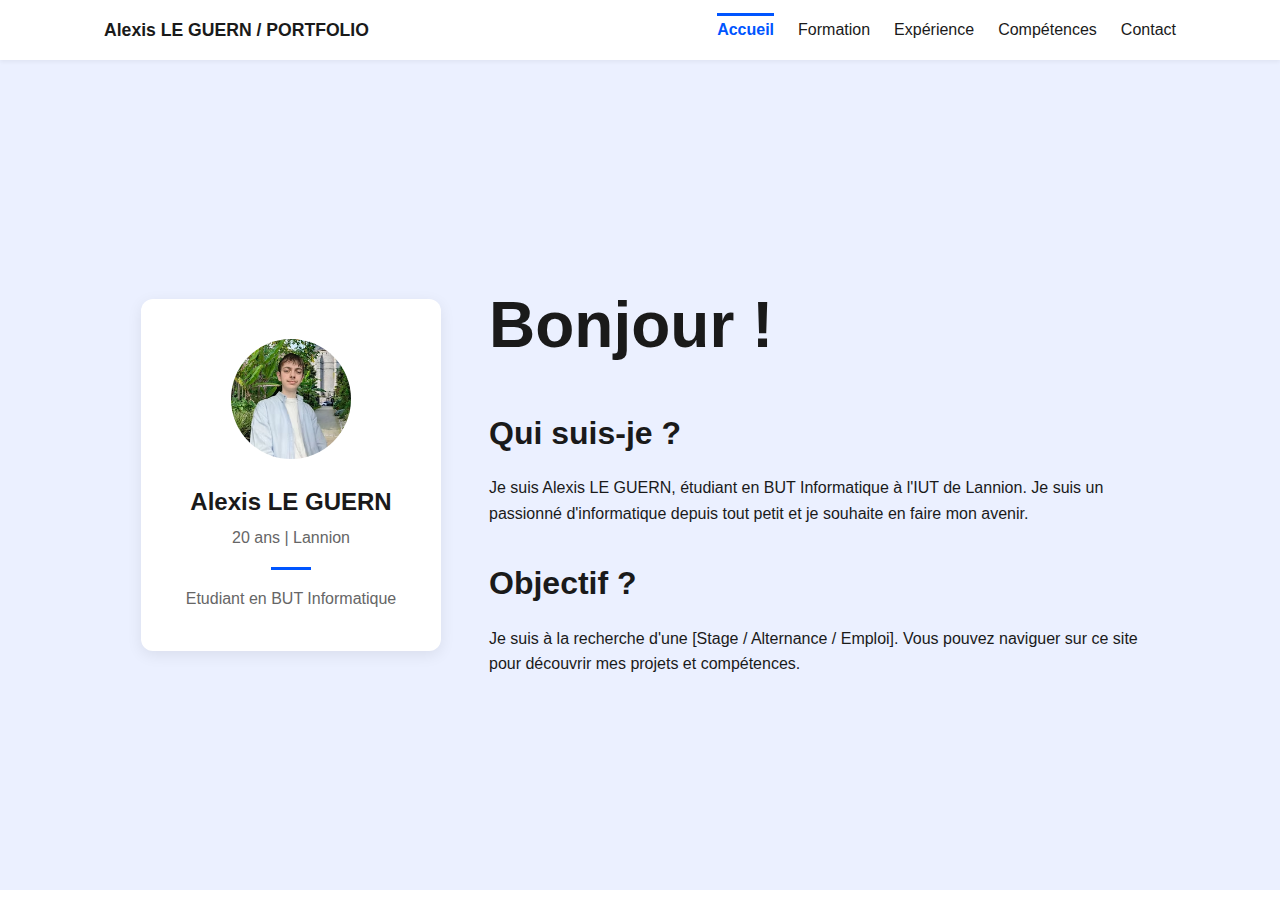
<file: index.html>
<!DOCTYPE html>
<html lang="fr">
<head>
    <meta charset="UTF-8">
    <meta name="viewport" content="width=device-width, initial-scale=1.0">
    <title>[Votre Nom] / Accueil</title>
    <link rel="stylesheet" href="style.css">
</head>
<body>

    <header>
        <nav class="container">
            <div class="logo">
                <a href="index.html">Alexis LE GUERN / PORTFOLIO</a>
            </div>
            <ul class="nav-links">
                <li><a href="index.html" class="active">Accueil</a></li>
                <li><a href="formation.html">Formation</a></li>
                <li><a href="experience.html">Expérience</a></li>
                <li><a href="#">Compétences</a></li>
                <li><a href="#">Contact</a></li>
            </ul>
        </nav>
    </header>

    <main class="hero-section">
        <div class="hero-container container">

            <aside class="profile-card">
                <img src="./images/photo-alexis.png" alt="Photo de profil" class="profile-pic">
                <h2>Alexis LE GUERN</h2>
                <p class="age">20 ans | Lannion</p>
                <hr class="accent-line">
                <p class="subtitle">Etudiant en BUT Informatique</p>
            </aside>

            <section class="intro-content">
                <h1>Bonjour !</h1>
                
                <h2>Qui suis-je ?</h2>
                <p>
                    Je suis Alexis LE GUERN, étudiant en BUT Informatique à l'IUT de Lannion. 
                    Je suis un passionné d'informatique depuis tout petit et je souhaite en faire mon avenir.
                </p>

                <h2>Objectif ?</h2>
                <p>
                    Je suis à la recherche d'une [Stage / Alternance / Emploi]. 
                    Vous pouvez naviguer sur ce site pour découvrir mes projets et 
                    compétences.
                </p>
            </section>

        </div>
    </main>

</body>
</html>
</file>
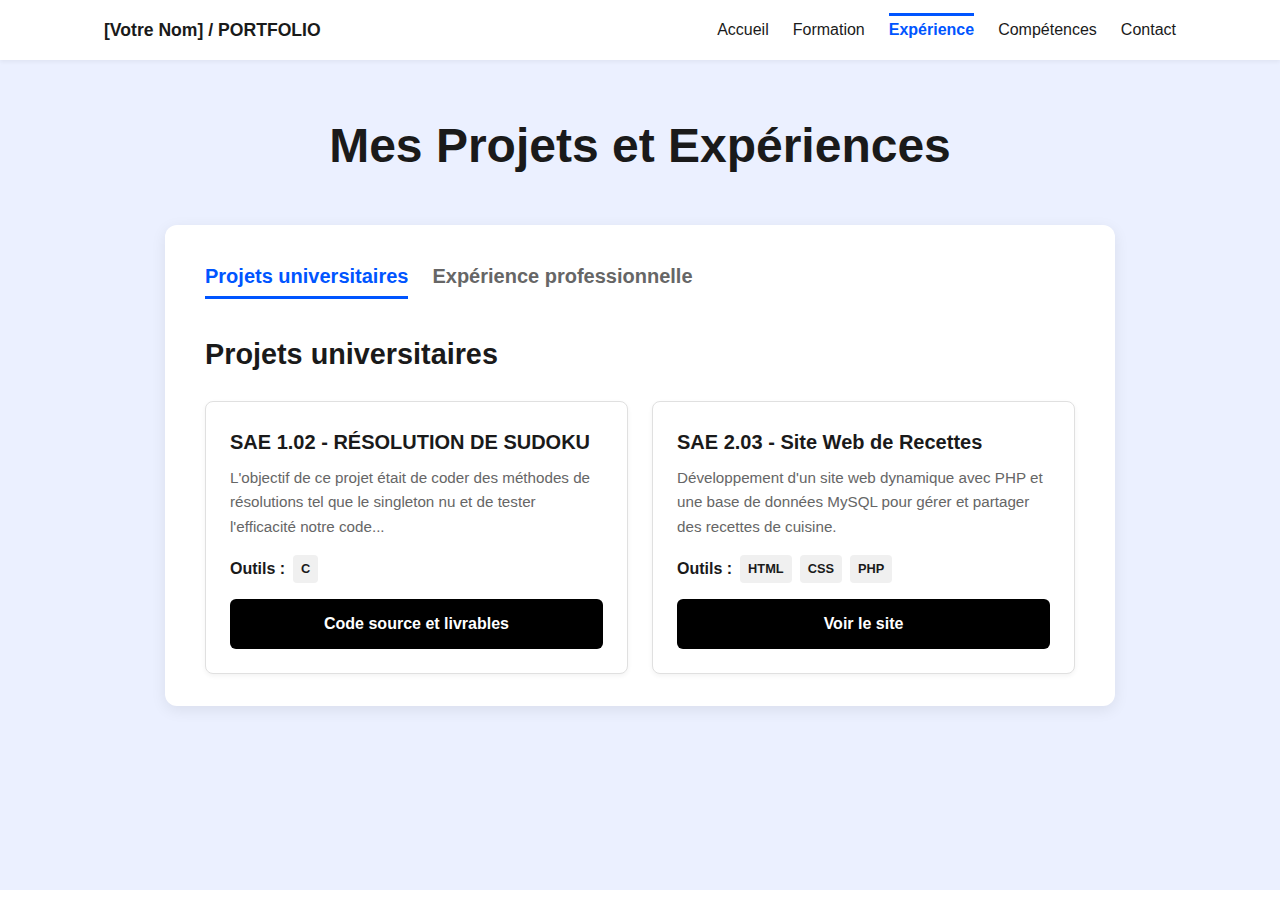
<file: experience.html>
<!DOCTYPE html>
<html lang="fr">
  <head>
    <meta charset="UTF-8" />
    <meta name="viewport" content="width=device-width, initial-scale=1.0" />
    <title>[Votre Nom] / Expérience</title>
    <link rel="stylesheet" href="style.css" />
  </head>
  <body>
    <header>
      <nav class="container">
        <div class="logo">
          <a href="index.html">[Votre Nom] / PORTFOLIO</a>
        </div>
        <ul class="nav-links">
          <li><a href="index.html">Accueil</a></li>
          <li><a href="formation.html">Formation</a></li>
          <li><a href="experience.html" class="active">Expérience</a></li>
          <li><a href="#">Compétences</a></li>
          <li><a href="#">Contact</a></li>
        </ul>
      </nav>
    </header>

    <main class="content-section-blue">
      <div class="container">
        <h1 class="page-title">Mes Projets et Expériences</h1>

        <div class="card-full">
          <div class="tabs">
            <button class="tab-link active" data-tab="projets">
              Projets universitaires
            </button>
            <button class="tab-link" data-tab="pro">
              Expérience professionnelle
            </button>
          </div>

          <div id="projets" class="tab-content active">
            <h2 class="tab-title">Projets universitaires</h2>

            <div class="project-grid">
              <div class="project-card">
                <h3>SAE 1.02 - RÉSOLUTION DE SUDOKU</h3>
                <p class="contexte">
                  L'objectif de ce projet était de coder des méthodes de
                  résolutions tel que le singleton nu et de tester l'efficacité
                  notre code...
                </p>
                <div class="details">
                  <div class="outils">
                    <strong>Outils :</strong>
                    <span class="tool-logo">C</span>
                  </div>
                </div>
                <a href="#" class="btn-source">Code source et livrables</a>
              </div>

              <div class="project-card">
                <h3>SAE 2.03 - Site Web de Recettes</h3>
                <p class="contexte">
                  Développement d'un site web dynamique avec PHP et une base de
                  données MySQL pour gérer et partager des recettes de cuisine.
                </p>
                <div class="details">
                  <div class="outils">
                    <strong>Outils :</strong>
                    <span class="tool-logo">HTML</span>
                    <span class="tool-logo">CSS</span>
                    <span class="tool-logo">PHP</span>
                  </div>
                </div>
                <a href="#" class="btn-source">Voir le site</a>
              </div>
            </div>
          </div>

          <div id="pro" class="tab-content">
            <h2 class="tab-title">Expérience professionnelle</h2>

            <div class="project-grid">
              <div class="project-card">
                <h3>Stage Développeur Web - Entreprise A</h3>
                <p class="contexte">
                  6 semaines de stage. Mission : Intégration de maquettes Figma
                  en HTML/CSS et optimisation du référencement (SEO) du site
                  vitrine.
                </p>
                <div class="details">
                  <div class="outils">
                    <strong>Compétences :</strong>
                    <span class="tool-logo">Figma</span>
                    <span class="tool-logo">SEO</span>
                    <span class="tool-logo">HTML</span>
                  </div>
                </div>
                <a href="#" class="btn-source">Voir le rapport</a>
              </div>
            </div>
          </div>
        </div>
      </div>
    </main>

    <script src="script.js"></script>
  </body>
</html>
</file>
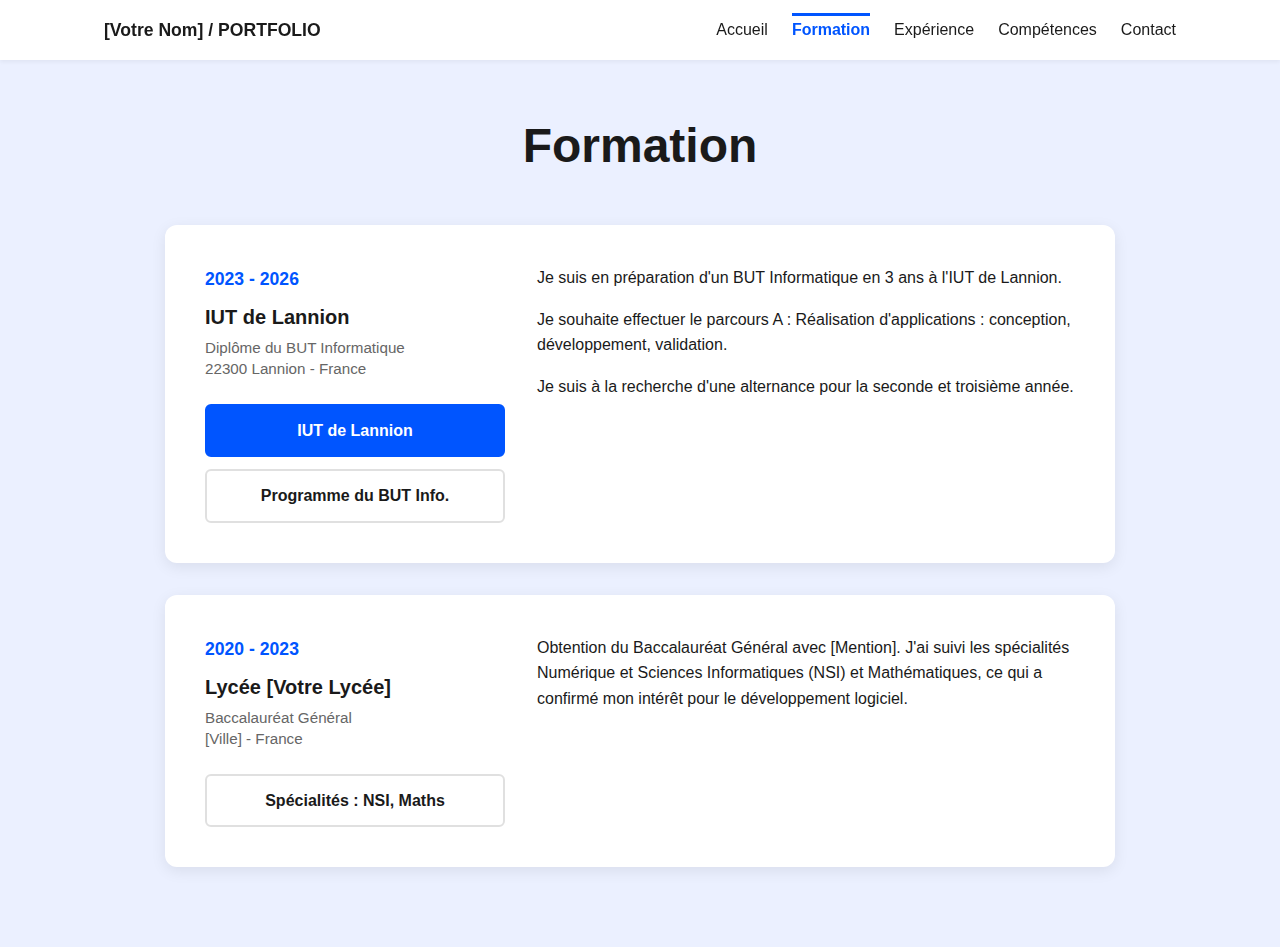
<file: formation.html>
<!DOCTYPE html>
<html lang="fr">
  <head>
    <meta charset="UTF-8" />
    <meta name="viewport" content="width=device-width, initial-scale=1.0" />
    <title>[Votre Nom] / Formation</title>
    <link rel="stylesheet" href="style.css" />
  </head>
  <body>
    <header>
      <nav class="container">
        <div class="logo">
          <a href="index.html">[Votre Nom] / PORTFOLIO</a>
        </div>
        <ul class="nav-links">
          <li><a href="index.html">Accueil</a></li>
          <li><a href="formation.html" class="active">Formation</a></li>
          <li><a href="experience.html">Expérience</a></li>
          <li><a href="#">Compétences</a></li>
          <li><a href="#">Contact</a></li>
        </ul>
      </nav>
    </header>

    <main class="content-section-blue">
      <div class="container">
        <h1 class="page-title">Formation</h1>

        <div class="card-split">
          <div class="card-left">
            <span class="date">2023 - 2026</span>
            <h3 class="school">IUT de Lannion</h3>
            <span class="diploma">Diplôme du BUT Informatique</span>
            <span class="address">22300 Lannion - France</span>
            <div class="card-buttons">
              <a href="#" class="btn btn-primary">IUT de Lannion</a>
              <a href="#" class="btn btn-secondary">Programme du BUT Info.</a>
            </div>
          </div>
          <div class="card-right">
            <p>
              Je suis en préparation d'un BUT Informatique en 3 ans à l'IUT de
              Lannion.
            </p>
            <p>
              Je souhaite effectuer le parcours A : Réalisation d'applications :
              conception, développement, validation.
            </p>
            <p>
              Je suis à la recherche d'une alternance pour la seconde et
              troisième année.
            </p>
          </div>
        </div>

        <div class="card-split">
          <div class="card-left">
            <span class="date">2020 - 2023</span>
            <h3 class="school">Lycée [Votre Lycée]</h3>
            <span class="diploma">Baccalauréat Général</span>
            <span class="address">[Ville] - France</span>
            <div class="card-buttons">
              <a href="#" class="btn btn-secondary">Spécialités : NSI, Maths</a>
            </div>
          </div>
          <div class="card-right">
            <p>
              Obtention du Baccalauréat Général avec [Mention]. J'ai suivi les
              spécialités Numérique et Sciences Informatiques (NSI) et
              Mathématiques, ce qui a confirmé mon intérêt pour le développement
              logiciel.
            </p>
          </div>
        </div>
      </div>
    </main>
  </body>
</html>
</file>
<file: style.css>
/* --- VARIABLES DE COULEUR --- */
:root {
    --primary-blue: #0055FF;   /* Bleu vif (Style 1ère image) */
    --bg-light-blue: #EBF0FF;  /* Fond page accueil & autres */
    --white: #FFFFFF;
    --dark-text: #1A1A1A;
    --light-text: #666666;
    --border-color: #E0E0E0;
    --bg-black-btn: #000000;
}

/* --- STYLES GLOBAUX --- */
* {
    box-sizing: border-box;
    margin: 0;
    padding: 0;
}

body {
    font-family: 'Arial', 'Inter', sans-serif;
    background-color: var(--white);
    color: var(--dark-text);
    line-height: 1.6;
}

.container {
    max-width: 1200px;
    margin: 0 auto;
    padding: 0 5%;
}

a {
    text-decoration: none;
    color: var(--primary-blue);
}

/* --- 1. HEADER / NAVIGATION (Toutes les pages) --- */
header {
    background-color: var(--white);
    box-shadow: 0 2px 4px rgba(0, 0, 0, 0.05);
    padding: 1rem 0;
    position: sticky;
    top: 0;
    z-index: 10;
}

header nav.container {
    display: flex;
    justify-content: space-between;
    align-items: center;
}

.logo a {
    text-decoration: none;
    color: var(--dark-text);
    font-weight: 700;
    font-size: 1.1rem;
}

.nav-links {
    list-style: none;
    display: flex;
    gap: 1.5rem;
}

.nav-links a {
    text-decoration: none;
    color: var(--dark-text);
    font-weight: 500;
    font-size: 1rem;
    padding-top: 0.5rem; /* Espace pour la ligne au-dessus */
    position: relative;
}

.nav-links a::before {
    /* La petite ligne au-dessus du texte */
    content: '';
    position: absolute;
    top: 0;
    left: 0;
    width: 100%;
    height: 3px;
    background-color: transparent; /* Invisible par défaut */
    transition: background-color 0.3s ease;
}

.nav-links a:hover {
    color: var(--primary-blue);
}

.nav-links a.active {
    color: var(--primary-blue);
    font-weight: 700;
}

.nav-links a.active::before {
    background-color: var(--primary-blue); /* Ligne bleue pour l'onglet actif */
}


/* --- 2. PAGE: INDEX.HTML (Accueil) --- */
.hero-section {
    background-color: var(--bg-light-blue);
    min-height: calc(100vh - 70px);
    display: flex;
    align-items: center;
    justify-content: center;
    padding: 4rem 0;
}

.hero-container {
    display: flex;
    align-items: center;
    justify-content: center;
    gap: 3rem;
}

.profile-card {
    background-color: var(--white);
    border-radius: 12px;
    box-shadow: 0 4px 15px rgba(0, 0, 0, 0.08);
    padding: 2.5rem 2rem;
    text-align: center;
    width: 300px;
    flex-shrink: 0;
}

.profile-pic {
    width: 120px;
    height: 120px;
    border-radius: 50%;
    object-fit: cover;
    margin-bottom: 1rem;
}

.profile-card h2 {
    font-size: 1.5rem;
    margin-bottom: 0.25rem;
}

.profile-card .age {
    font-size: 1rem;
    color: var(--light-text);
    margin-bottom: 1rem;
}

.accent-line {
    border: none;
    height: 3px;
    background-color: var(--primary-blue);
    width: 40px;
    margin: 0 auto 1rem auto;
}

.profile-card .subtitle {
    font-size: 1rem;
    color: var(--light-text);
}

.intro-content {
    flex: 1;
    max-width: 650px;
}

.intro-content h1 {
    font-size: 4rem;
    font-weight: 800;
    margin-bottom: 1.5rem;
}

.intro-content h2 {
    font-size: 2rem;
    font-weight: 700;
    margin-bottom: 1rem;
    margin-top: 2rem;
}

/* --- 3. PAGES: EXPERIENCE & FORMATION (Styles communs) --- */

/* Fond bleu clair pour les pages de contenu */
.content-section-blue {
    background-color: var(--bg-light-blue);
    min-height: calc(100vh - 70px);
    padding: 3rem 0;
}

/* Grand titre (ex: "Formation", "Mes Projets...") */
.page-title {
    font-size: 3rem;
    font-weight: 800;
    text-align: center;
    margin-bottom: 2.5rem;
    color: var(--dark-text);
}

/* --- 4. PAGE: FORMATION.HTML (Styles spécifiques) --- */

/* La carte blanche qui contient les 2 colonnes */
.card-split {
    background-color: var(--white);
    border-radius: 12px;
    box-shadow: 0 4px 15px rgba(0, 0, 0, 0.08);
    padding: 2.5rem;
    display: flex;
    gap: 2rem;
    max-width: 950px; /* Limite la largeur de la carte */
    margin: 0 auto 2rem auto; /* Centre la carte et espace les cartes */
}

/* Colonne de gauche (infos clés) */
.card-left {
    flex-basis: 300px; /* Largeur fixe pour la colonne de gauche */
    flex-shrink: 0;
}

.card-left .date {
    display: block;
    color: var(--primary-blue);
    font-size: 1.1rem;
    font-weight: 700;
    margin-bottom: 0.5rem;
}

.card-left .school {
    font-size: 1.25rem;
    font-weight: 700;
    color: var(--dark-text);
    margin-bottom: 0.25rem;
}

.card-left .diploma,
.card-left .address {
    display: block;
    font-size: 0.95rem;
    color: var(--light-text);
    line-height: 1.4;
}

.card-buttons {
    margin-top: 1.5rem;
    display: flex;
    flex-direction: column;
    gap: 0.75rem;
}

/* Colonne de droite (description) */
.card-right {
    flex-grow: 1; /* Prend le reste de la place */
}

.card-right p {
    font-size: 1rem;
    margin-bottom: 1rem;
}
.card-right p:last-child {
    margin-bottom: 0;
}

/* --- 5. PAGE: EXPERIENCE.HTML (Styles spécifiques) --- */

/* Nouvelle carte pour la page expérience */
.card-full {
    background-color: var(--white);
    border-radius: 12px;
    box-shadow: 0 4px 15px rgba(0, 0, 0, 0.08);
    padding: 2rem 2.5rem;
    max-width: 950px;
    margin: 0 auto 2rem auto; /* Centre la carte */
}

/* -- Système d'onglets -- */
.tabs {
    display: flex;
    gap: 1.5rem;
    margin-bottom: 2rem;
}

.tab-link {
    font-family: inherit;
    font-size: 1.25rem;
    font-weight: 600;
    color: var(--light-text);
    background: none;
    border: none;
    cursor: pointer;
    padding: 0.5rem 0;
    border-bottom: 3px solid transparent;
}

.tab-link:hover {
    color: var(--dark-text);
}

.tab-link.active {
    /* Harmonisation : on utilise le bleu principal du site */
    color: var(--primary-blue); 
    border-bottom-color: var(--primary-blue);
}

/* -- Contenu des onglets -- */
.tab-content {
    display: none; /* Caché par défaut */
}
.tab-content.active {
    display: block; /* Montré si actif */
}

.tab-content .tab-title { /* Titre H2 à l'intérieur d'un onglet */
    font-size: 1.8rem;
    margin-bottom: 1.5rem;
}

/* -- Grille de projets -- */
.project-grid {
    display: grid;
    grid-template-columns: repeat(auto-fit, minmax(300px, 1fr));
    gap: 1.5rem;
}

.project-card {
    background-color: var(--white);
    border: 1px solid var(--border-color);
    border-radius: 8px;
    padding: 1.5rem;
    box-shadow: 0 2px 5px rgba(0, 0, 0, 0.05);
    display: flex;
    flex-direction: column;
}

.project-card h3 {
    font-size: 1.25rem;
    margin-bottom: 0.5rem;
}

.project-card .contexte {
    font-size: 0.95rem;
    color: var(--light-text);
    flex-grow: 1; /* Pousse les éléments suivants en bas */
    margin-bottom: 1rem;
}

.project-card .details {
    margin-bottom: 1rem;
}

.project-card .outils {
    display: flex;
    align-items: center;
    gap: 0.5rem;
    flex-wrap: wrap;
}

.tool-logo {
    background-color: #f0f0f0;
    padding: 0.25rem 0.5rem;
    border-radius: 4px;
    font-size: 0.8rem;
    font-weight: 600;
}
.tool-logo.C { /* Exemple de style spécifique */
    background-color: #A8B9CC;
    color: #003366;
}

/* Bouton noir (Style Image 3) */
.btn-source {
    display: inline-block;
    background-color: var(--bg-black-btn);
    color: var(--white);
    padding: 0.75rem 1rem;
    border-radius: 6px;
    font-weight: 600;
    text-align: center;
    transition: opacity 0.3s ease;
}

.btn-source:hover {
    opacity: 0.8;
}


/* --- 6. STYLES DE BOUTONS (Communs) --- */

/* Style de base pour les boutons */
.btn {
    display: block;
    padding: 0.75rem 1rem;
    border-radius: 6px;
    text-align: center;
    font-weight: 600;
    transition: all 0.3s ease;
    border: 2px solid transparent;
}

/* Bouton bleu plein (Primaire) */
.btn-primary {
    background-color: var(--primary-blue);
    color: var(--white);
    border-color: var(--primary-blue);
}
.btn-primary:hover {
    background-color: #0044CC; /* Un bleu légèrement plus foncé */
    border-color: #0044CC;
}

/* Bouton blanc contour (Secondaire) */
.btn-secondary {
    background-color: var(--white);
    color: var(--dark-text);
    border-color: var(--border-color);
}
.btn-secondary:hover {
    background-color: #f8f8f8;
    border-color: #bbbbbb;
}


/* --- 7. RESPONSIVE (Adaptation Mobile) --- */
@media (max-width: 900px) {
    /* Page Accueil */
    .hero-container {
        flex-direction: column; /* Empile la carte et le texte */
    }
}

@media (max-width: 768px) {
    /* Page Formation */
    .card-split {
        flex-direction: column;
        padding: 1.5rem;
    }
    
    .card-left {
        flex-basis: auto; /* Annule la largeur fixe */
    }
    
    /* Pages Formation & Expérience */
    .page-title {
        font-size: 2.5rem;
    }

    .card-full {
        padding: 1.5rem;
    }
}

@media (max-width: 600px) {
    /* Header */
    header nav.container {
        flex-direction: column;
        gap: 1rem;
    }
    
    .nav-links {
        justify-content: center;
        flex-wrap: wrap;
    }

    /* Page Accueil */
    .intro-content h1 {
        font-size: 3rem;
    }

    /* Page Expérience */
    .tabs {
        gap: 1rem;
    }

    .tab-link {
        font-size: 1rem;
    }
}
</file>
